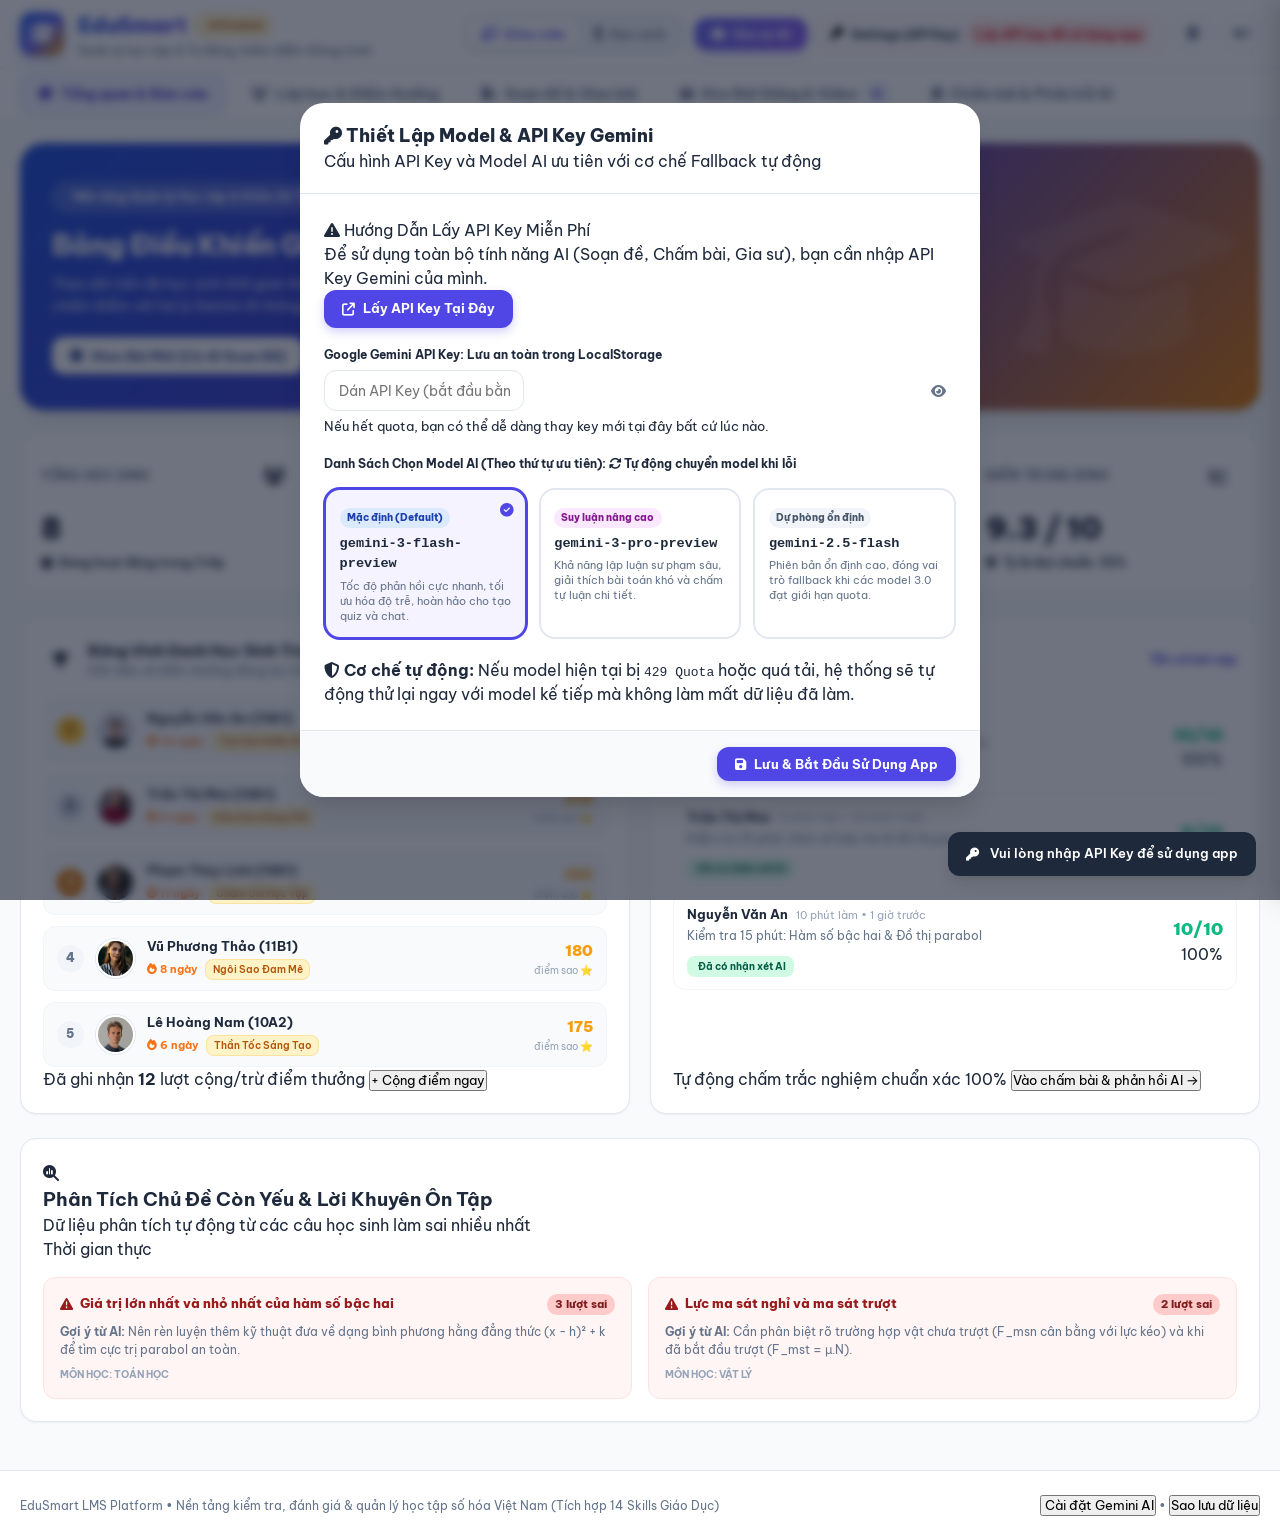
<file: index.html>
<!DOCTYPE html>
<html lang="vi">
<head>
  <meta charset="UTF-8">
  <meta name="viewport" content="width=device-width, initial-scale=1.0">
  <title>EduSmart - Nền Tảng Học Tập, Quản Lý Lớp & Chấm Điểm AI</title>
  <meta name="description" content="Nền tảng quản lý học tập thông minh tích hợp giao bài, làm bài trực tuyến, tự động chấm điểm với AI, quản lý điểm thưởng và phân tích tiến độ học sinh.">

  <!-- Google Fonts: Be Vietnam Pro & Inter -->
  <link rel="preconnect" href="https://fonts.googleapis.com">
  <link rel="preconnect" href="https://fonts.gstatic.com" crossorigin>
  <link href="https://fonts.googleapis.com/css2?family=Be+Vietnam+Pro:wght@400;500;600;700;800;900&family=Inter:wght@400;500;600;700&display=swap" rel="stylesheet">

  <!-- FontAwesome 6 Icons -->
  <link rel="stylesheet" href="./all.min.css">
  <link rel="stylesheet" href="https://cdnjs.cloudflare.com/ajax/libs/font-awesome/6.5.1/css/all.min.css" integrity="sha512-DTOQO9RWCH3ppGqcWaEA1BIZOC6xxalwEsw9c2QQeAIftl+Vegovlnee1c9QX4TctnWMn13TZye+giMm8e2LwA==" crossorigin="anonymous" referrerpolicy="no-referrer">

  <!-- App Stylesheet -->
  <link rel="stylesheet" href="./styles.css">
</head>
<body>

  <!-- App Header -->
  <header class="app-header">
    <div class="header-container">
      <div class="brand-section">
        <div class="brand-icon">
          <i class="fa-solid fa-graduation-cap"></i>
        </div>
        <div class="brand-info">
          <h1>
            EduSmart
            <span class="badge-ai"><i class="fa-solid fa-sparkles text-[10px]"></i> AI Powered</span>
          </h1>
          <p class="brand-tagline">Quản lý học tập & Tự động chấm điểm thông minh</p>
        </div>
      </div>

      <div class="header-actions">
        <!-- Role Switcher -->
        <div class="role-switcher" title="Chuyển góc nhìn Giáo viên / Học sinh">
          <button type="button" class="role-btn active" data-role="teacher">
            <i class="fa-solid fa-chalkboard-user"></i>
            <span>Giáo viên</span>
          </button>
          <button type="button" class="role-btn" data-role="student">
            <i class="fa-solid fa-user-graduate"></i>
            <span>Học sinh</span>
          </button>
        </div>

        <!-- AI Tutor Button -->
        <button type="button" class="btn-ai-tutor" id="btn-open-ai-tutor" title="Mở Trợ lý Gia sư AI">
          <i class="fa-solid fa-robot"></i>
          <span>Gia sư AI</span>
        </button>

        <!-- Settings (API Key) Button with Red Text Badge as required by AI_INSTRUCTIONS.md -->
        <button type="button" class="btn-api-key-header" id="btn-settings" title="Cài đặt Gemini AI Key & Chọn Model">
          <div class="api-key-btn-inner">
            <i class="fa-solid fa-key text-amber-500"></i>
            <span class="api-key-btn-text">Settings (API Key)</span>
            <span class="api-key-tag-red">Lấy API key để sử dụng app</span>
          </div>
        </button>

        <!-- Backup & Sound Controls -->
        <button type="button" class="btn-icon" id="btn-backup" title="Sao lưu & Phục hồi dữ liệu">
          <i class="fa-solid fa-database text-sm"></i>
        </button>

        <button type="button" class="btn-icon" id="btn-sound-toggle" title="Bật/Tắt âm thanh hiệu ứng">
          <i class="fa-solid fa-volume-high text-blue-600 text-sm"></i>
        </button>
      </div>
    </div>
  </header>

  <!-- Sub Navigation Bar (Only in Teacher Mode) -->
  <nav class="sub-nav">
    <div class="nav-container">
      <button type="button" class="nav-tab active" data-tab="overview">
        <i class="fa-solid fa-chart-pie"></i>
        <span>Tổng quan & Báo cáo</span>
      </button>
      <button type="button" class="nav-tab" data-tab="roster">
        <i class="fa-solid fa-users"></i>
        <span>Lớp học & Điểm thưởng</span>
      </button>
      <button type="button" class="nav-tab" data-tab="assignments">
        <i class="fa-solid fa-file-pen"></i>
        <span>Soạn đề & Giao bài</span>
      </button>
      <button type="button" class="nav-tab" data-tab="lessons">
        <i class="fa-solid fa-clapperboard"></i>
        <span>Kho Bài Giảng & Video</span>
        <span class="tab-badge">5</span>
      </button>
      <button type="button" class="nav-tab" data-tab="grading">
        <i class="fa-solid fa-clipboard-check"></i>
        <span>Chấm bài & Phản hồi AI</span>
      </button>
    </div>
  </nav>

  <!-- Main Content Area -->
  <main class="main-content">

    <!-- Global API Error Banner (AI_INSTRUCTIONS.md requirement 31) -->
    <div class="api-error-banner" id="global-api-error-banner">
      <div class="flex items-center justify-between">
        <div class="flex items-center gap-2">
          <i class="fa-solid fa-triangle-exclamation text-rose-600 text-lg"></i>
          <div>
            <strong>LỖI GỌI API GEMINI:</strong>
            <span id="api-error-message-text" class="font-mono ml-1"></span>
          </div>
        </div>
        <button type="button" class="btn-primary text-xs py-1 px-3 bg-rose-600 hover:bg-rose-700" onclick="app.openModal('modal-settings')">
          <i class="fa-solid fa-key mr-1"></i> Đổi API Key Khác
        </button>
      </div>
    </div>
    
    <!-- ==================== TEACHER VIEW CONTAINER ==================== -->
    <div class="teacher-view-container">

      <!-- TAB 1: OVERVIEW & REPORTS -->
      <section class="tab-panel active" id="tab-overview">
        <!-- Hero Banner -->
        <div class="hero-banner">
          <div class="hero-tag">
            <i class="fa-solid fa-sparkles text-amber-300"></i>
            <span>Nền tảng Quản lý Học tập & Khảo thí Thế hệ mới</span>
          </div>
          <h2 class="hero-title">Bảng Điều Khiển Giáo Viên EduSmart</h2>
          <p class="hero-desc">
            Theo dõi tiến độ học sinh thời gian thực, quản lý điểm thưởng động lực, giao bài và tự động chấm điểm với trợ lý Gemini AI thông minh.
          </p>
          <div class="hero-actions">
            <button type="button" class="btn-hero btn-hero-white" id="btn-quick-new-exam">
              <i class="fa-solid fa-plus-circle text-blue-600"></i>
              <span>Giao Bài Mới (Có AI Soạn Đề)</span>
            </button>
            <button type="button" class="btn-hero btn-hero-indigo" id="btn-quick-new-lesson">
              <i class="fa-solid fa-clapperboard"></i>
              <span>Đưa Bài Giảng / Video Lên</span>
            </button>
            <button type="button" class="btn-hero btn-hero-gold" id="btn-quick-stars">
              <i class="fa-solid fa-award"></i>
              <span>Cộng / Trừ Điểm Thưởng</span>
            </button>
          </div>
        </div>

        <!-- 4 KPI Metric Cards -->
        <div class="metrics-grid">
          <div class="metric-card">
            <div class="metric-header">
              <span class="metric-label">Tổng Học Sinh</span>
              <div class="metric-icon-box bg-blue-50 text-blue-600">
                <i class="fa-solid fa-users"></i>
              </div>
            </div>
            <div class="metric-value" id="kpi-total-students">8</div>
            <div class="metric-sub text-emerald-600">
              <i class="fa-solid fa-circle-check text-[10px]"></i>
              <span>Đang hoạt động trong 3 lớp</span>
            </div>
          </div>

          <div class="metric-card">
            <div class="metric-header">
              <span class="metric-label">Bài Đã Giao</span>
              <div class="metric-icon-box bg-indigo-50 text-indigo-600">
                <i class="fa-solid fa-file-lines"></i>
              </div>
            </div>
            <div class="metric-value" id="kpi-total-assignments">3</div>
            <div class="metric-sub text-blue-600">
              <i class="fa-solid fa-circle-play text-[10px]"></i>
              <span>Đang mở kiểm tra trực tuyến</span>
            </div>
          </div>

          <div class="metric-card">
            <div class="metric-header">
              <span class="metric-label">Lượt Nộp Bài</span>
              <div class="metric-icon-box bg-emerald-50 text-emerald-600">
                <i class="fa-solid fa-square-check"></i>
              </div>
            </div>
            <div class="metric-value" id="kpi-total-submissions">3</div>
            <div class="metric-sub text-emerald-600">
              <i class="fa-solid fa-bolt text-[10px]"></i>
              <span>100% tự động chấm tức thì</span>
            </div>
          </div>

          <div class="metric-card">
            <div class="metric-header">
              <span class="metric-label">Điểm Trung Bình</span>
              <div class="metric-icon-box bg-amber-50 text-amber-600">
                <i class="fa-solid fa-chart-line"></i>
              </div>
            </div>
            <div class="metric-value text-amber-600" id="kpi-avg-score">9.3 / 10</div>
            <div class="metric-sub text-amber-700">
              <i class="fa-solid fa-fire text-[10px]"></i>
              <span>Tỷ lệ đạt chuẩn: 92%</span>
            </div>
          </div>
        </div>

        <!-- 2-Column Analytics Grid -->
        <div class="dashboard-grid">
          <!-- Leaderboard Panel -->
          <div class="card-panel">
            <div>
              <div class="panel-header">
                <div class="panel-title-group">
                  <div class="panel-icon-box bg-amber-100 text-amber-600">
                    <i class="fa-solid fa-trophy"></i>
                  </div>
                  <div>
                    <h3 class="panel-title">Bảng Vinh Danh Học Sinh Tích Cực</h3>
                    <p class="panel-subtitle">Dẫn đầu về điểm thưởng động lực (Gamification)</p>
                  </div>
                </div>
                <button type="button" class="panel-link" onclick="app.switchTab('roster')">Xem tất cả</button>
              </div>

              <div class="leaderboard-list" id="leaderboard-container">
                <!-- Dynamically populated -->
              </div>
            </div>

            <div class="mt-4 pt-3 border-t border-slate-100 flex items-center justify-between text-xs text-slate-500">
              <span>Đã ghi nhận <strong>12</strong> lượt cộng/trừ điểm thưởng</span>
              <button type="button" class="text-amber-600 font-bold hover:underline" onclick="app.openAdjustStarModal()">+ Cộng điểm ngay</button>
            </div>
          </div>

          <!-- Recent Submissions Panel -->
          <div class="card-panel">
            <div>
              <div class="panel-header">
                <div class="panel-title-group">
                  <div class="panel-icon-box bg-blue-100 text-blue-600">
                    <i class="fa-solid fa-clipboard-check"></i>
                  </div>
                  <div>
                    <h3 class="panel-title">Bài Làm Nộp Gần Đây</h3>
                    <p class="panel-subtitle">Xem kết quả chi tiết & gửi phản hồi sư phạm</p>
                  </div>
                </div>
                <button type="button" class="panel-link" onclick="app.switchTab('grading')">Tất cả bài nộp</button>
              </div>

              <div class="space-y-2.5" id="recent-submissions-container">
                <!-- Dynamically populated -->
              </div>
            </div>

            <div class="mt-4 pt-3 border-t border-slate-100 flex items-center justify-between text-xs text-slate-500">
              <span>Tự động chấm trắc nghiệm chuẩn xác 100%</span>
              <button type="button" class="text-blue-600 font-bold hover:underline" onclick="app.switchTab('grading')">Vào chấm bài & phản hồi AI →</button>
            </div>
          </div>
        </div>

        <!-- Weakness Radar & Advice -->
        <div class="weakness-box">
          <div class="flex items-center justify-between">
            <div class="flex items-center gap-2">
              <div class="w-8 h-8 rounded-lg bg-rose-100 text-rose-600 flex items-center justify-center">
                <i class="fa-solid fa-magnifying-glass-chart text-sm"></i>
              </div>
              <div>
                <h3 class="text-sm font-bold text-slate-800">Phân Tích Chủ Đề Còn Yếu & Lời Khuyên Ôn Tập</h3>
                <p class="text-[11px] text-slate-500">Dữ liệu phân tích tự động từ các câu học sinh làm sai nhiều nhất</p>
              </div>
            </div>
            <span class="text-xs px-2.5 py-1 rounded-full bg-slate-100 font-semibold text-slate-600">Thời gian thực</span>
          </div>

          <div class="weakness-grid" id="weaknesses-container">
            <!-- Dynamically populated -->
          </div>
        </div>
      </section>

      <!-- TAB 2: ROSTER & GAMIFICATION -->
      <section class="tab-panel" id="tab-roster">
        <div class="roster-header-bar">
          <div>
            <h3 class="text-base font-extrabold text-slate-800">Danh Sách Học Sinh & Điểm Thưởng</h3>
            <p class="text-xs text-slate-500">Quản lý khen thưởng điểm sao (⭐), danh hiệu và mức độ chuyên cần</p>
          </div>
          <div class="class-filters">
            <button type="button" class="btn-filter active" data-class="all">Tất cả lớp (8)</button>
            <button type="button" class="btn-filter" data-class="10A1">Lớp 10A1</button>
            <button type="button" class="btn-filter" data-class="10A2">Lớp 10A2</button>
            <button type="button" class="btn-filter" data-class="11B1">Lớp 11B1</button>
          </div>
        </div>

        <div class="roster-cards-grid" id="roster-grid-container">
          <!-- Dynamically populated -->
        </div>
      </section>

      <!-- TAB 3: ASSIGNMENTS & AI EXAM CREATOR -->
      <section class="tab-panel" id="tab-assignments">
        <div class="section-header-row">
          <div>
            <h3 class="text-base font-extrabold text-slate-800">Quản Lý Đề Kiểm Tra & Bài Tập</h3>
            <p class="text-xs text-slate-500">Tạo đề thi trắc nghiệm, tự luận, xuất file in ấn chuẩn Word (.docx) và giao bài cho lớp</p>
          </div>
          <button type="button" class="btn-primary" onclick="app.openModal('modal-create-assignment')">
            <i class="fa-solid fa-wand-magic-sparkles"></i>
            <span>Soạn Đề Mới (Hỗ trợ AI)</span>
          </button>
        </div>

        <table class="assignments-table">
          <thead>
            <tr>
              <th>Tiêu Đề Đề Thi</th>
              <th>Môn Học</th>
              <th>Lớp Áp Dụng</th>
              <th>Hạn Nộp</th>
              <th>Lượt Nộp</th>
              <th>Thao Tác</th>
            </tr>
          </thead>
          <tbody id="assignments-table-body">
            <!-- Dynamically populated -->
          </tbody>
        </table>
      </section>

      <!-- TAB 4: LESSONS & VIDEOS -->
      <section class="tab-panel" id="tab-lessons">
        <div class="section-header-row">
          <div>
            <h3 class="text-base font-extrabold text-slate-800">Kho Bài Giảng & Video Tương Tác</h3>
            <p class="text-xs text-slate-500">Bài giảng số hóa, video minh họa và xuất đề cương Slide bài giảng PowerPoint (.pptx)</p>
          </div>
          <button type="button" class="btn-primary" onclick="app.openModal('modal-create-lesson')">
            <i class="fa-solid fa-plus-circle"></i>
            <span>Thêm Bài Giảng Mới</span>
          </button>
        </div>

        <div class="lessons-grid" id="lessons-grid-container">
          <!-- Dynamically populated -->
        </div>
      </section>

      <!-- TAB 5: GRADING & AI FEEDBACK -->
      <section class="tab-panel" id="tab-grading">
        <div class="section-header-row">
          <div>
            <h3 class="text-base font-extrabold text-slate-800">Chấm Bài & Phản Hồi Sư Phạm AI</h3>
            <p class="text-xs text-slate-500">Hệ thống AI tự động phân tích câu đúng/sai, sinh lời nhận xét khích lệ và chỉ ra hướng cải thiện</p>
          </div>
        </div>

        <table class="assignments-table">
          <thead>
            <tr>
              <th>Học Sinh</th>
              <th>Tên Bài Kiểm Tra</th>
              <th>Điểm Số</th>
              <th>Nhận Xét Sư Phạm AI</th>
              <th>Thao Tác</th>
            </tr>
          </thead>
          <tbody id="grading-table-body">
            <!-- Dynamically populated -->
          </tbody>
        </table>
      </section>

    </div>

    <!-- ==================== STUDENT VIEW CONTAINER ==================== -->
    <div class="student-view-container">
      <!-- Student Banner -->
      <div class="student-hero-banner">
        <div class="student-profile-badge">
          <img src="./photo-1535713875002-d1d0cf377fde" alt="Student Profile" class="student-profile-pic" id="student-profile-img">
          <div>
            <div class="flex items-center gap-2">
              <h2 class="text-xl font-black text-white" id="student-profile-name">Nguyễn Văn An</h2>
              <span class="px-2 py-0.5 rounded-full text-xs font-bold bg-amber-400 text-amber-950">Học sinh</span>
            </div>
            <p class="text-xs text-indigo-100 mt-1" id="student-profile-class">Lớp 10A1 • Thợ Săn Điểm 10</p>
          </div>
        </div>

        <div class="flex items-center gap-6">
          <div class="text-center">
            <div class="text-2xl font-black text-amber-300" id="student-profile-stars">245</div>
            <span class="text-xs text-indigo-200">Điểm sao ⭐</span>
          </div>
          <div class="text-center">
            <div class="text-2xl font-black text-white" id="student-profile-streak">14 ngày</div>
            <span class="text-xs text-indigo-200">Chuỗi học tập 🔥</span>
          </div>
          <div>
            <label class="text-[11px] text-indigo-200 block mb-1">Mô phỏng học sinh:</label>
            <select class="form-select text-xs py-1 px-2" id="select-current-student">
              <!-- Dynamically populated -->
            </select>
          </div>
        </div>
      </div>

      <!-- Student Content Header -->
      <div class="section-header-row">
        <div>
          <h3 class="text-base font-extrabold text-slate-800">Bài Tập & Kiểm Tra Cần Hoàn Thành</h3>
          <p class="text-xs text-slate-500">Làm bài trực tuyến, nhận điểm số và nhận xét từ AI ngay sau khi nộp</p>
        </div>
      </div>

      <!-- Student Quiz Cards -->
      <div class="roster-cards-grid" id="student-quiz-list">
        <!-- Dynamically populated -->
      </div>
    </div>

  </main>

  <!-- App Footer -->
  <footer class="app-footer">
    <div class="footer-container">
      <div class="flex items-center space-x-2">
        <span class="font-bold text-slate-700">EduSmart LMS Platform</span>
        <span>•</span>
        <span>Nền tảng kiểm tra, đánh giá & quản lý học tập số hóa Việt Nam (Tích hợp 14 Skills Giáo Dục)</span>
      </div>
      <div class="flex items-center space-x-4">
        <button type="button" class="text-blue-600 hover:underline flex items-center space-x-1" onclick="app.openModal('modal-settings')">
          <i class="fa-solid fa-sparkles text-[10px]"></i>
          <span>Cài đặt Gemini AI</span>
        </button>
        <span>•</span>
        <button type="button" class="text-slate-600 hover:underline" onclick="app.openModal('modal-backup')">
          Sao lưu dữ liệu
        </button>
      </div>
    </div>
  </footer>

  <!-- ==================== MODALS & DRAWERS ==================== -->

  <!-- Modal: Adjust Stars (Gamification) -->
  <div class="modal-overlay" id="modal-adjust-stars">
    <div class="modal-card">
      <div class="modal-header">
        <h3 class="modal-title"><i class="fa-solid fa-award text-amber-500 mr-2"></i> Cộng / Trừ Điểm Thưởng Sao</h3>
        <button type="button" class="modal-close-btn" data-close-modal="modal-adjust-stars">&times;</button>
      </div>
      <form id="form-adjust-star">
        <div class="modal-body">
          <div class="form-group">
            <label class="form-label">Chọn học sinh:</label>
            <select class="form-select" id="star-student-select" required></select>
          </div>
          <div class="form-group">
            <label class="form-label">Số điểm sao thưởng (+/-):</label>
            <input type="number" class="form-input" id="star-amount-input" value="10" required>
            <small class="text-xs text-slate-500">Nhập số dương để cộng (VD: 10), số âm để trừ (VD: -5).</small>
          </div>
          <div class="form-group">
            <label class="form-label">Lý do sư phạm / Khen thưởng:</label>
            <input type="text" class="form-input" id="star-reason-input" placeholder="VD: Phát biểu bài xuất sắc, làm bài đúng giờ...">
          </div>
        </div>
        <div class="modal-footer">
          <button type="button" class="btn-secondary" data-close-modal="modal-adjust-stars">Hủy</button>
          <button type="submit" class="btn-primary">Xác Nhận</button>
        </div>
      </form>
    </div>
  </div>

  <!-- Modal: Create Assignment with AI -->
  <div class="modal-overlay" id="modal-create-assignment">
    <div class="modal-card">
      <div class="modal-header">
        <h3 class="modal-title"><i class="fa-solid fa-wand-magic-sparkles text-indigo-600 mr-2"></i> Soạn Đề Kiểm Tra & Bài Tập</h3>
        <button type="button" class="modal-close-btn" data-close-modal="modal-create-assignment">&times;</button>
      </div>
      <form id="form-create-assignment">
        <div class="modal-body">
          <div class="form-group">
            <label class="form-label">Tên bài kiểm tra:</label>
            <input type="text" class="form-input" id="asn-title-input" required placeholder="VD: Khảo sát 15 phút: Đại số chương 2">
          </div>
          <div class="grid grid-cols-2 gap-3" style="display: grid; grid-template-columns: 1fr 1fr;">
            <div class="form-group">
              <label class="form-label">Môn học:</label>
              <select class="form-select" id="asn-subject-select">
                <option value="Toán học">Toán học</option>
                <option value="Vật lý">Vật lý</option>
                <option value="Tiếng Anh">Tiếng Anh</option>
                <option value="Hóa học">Hóa học</option>
                <option value="Tin học">Tin học</option>
              </select>
            </div>
            <div class="form-group">
              <label class="form-label">Lớp áp dụng:</label>
              <select class="form-select" id="asn-class-select">
                <option value="10A1">Lớp 10A1</option>
                <option value="10A2">Lớp 10A2</option>
                <option value="11B1">Lớp 11B1</option>
              </select>
            </div>
          </div>
          <div class="grid grid-cols-2 gap-3" style="display: grid; grid-template-columns: 1fr 1fr;">
            <div class="form-group">
              <label class="form-label">Thời gian làm (phút):</label>
              <input type="number" class="form-input" id="asn-duration-input" value="15" min="5" max="90">
            </div>
            <div class="form-group">
              <label class="form-label">Hạn nộp bài:</label>
              <input type="date" class="form-input" id="asn-due-date" value="2026-11-05">
            </div>
          </div>

          <!-- AI Generator Box -->
          <div class="p-4 bg-indigo-50 border border-indigo-200 rounded-xl">
            <div class="flex items-center justify-between mb-2">
              <span class="text-xs font-bold text-indigo-900 flex items-center gap-1.5">
                <i class="fa-solid fa-sparkles text-amber-500"></i> AI Soạn Đề Tự Động
              </span>
              <button type="button" class="btn-primary text-xs py-1 px-3" id="btn-ai-generate-exam">
                <i class="fa-solid fa-bolt"></i> Sinh Đề Bằng AI
              </button>
            </div>
            <input type="text" class="form-input text-xs" id="ai-exam-topic" placeholder="Nhập chủ đề kiến thức (VD: Khảo sát hàm số bậc hai parabol, thì hiện tại hoàn thành...)">
            <div id="ai-gen-status" class="mt-2 text-xs text-indigo-800" style="display: none;"></div>
          </div>
        </div>
        <div class="modal-footer">
          <button type="button" class="btn-secondary" data-close-modal="modal-create-assignment">Đóng</button>
          <button type="submit" class="btn-primary">Lưu & Giao Bài</button>
        </div>
      </form>
    </div>
  </div>

  <!-- Modal: Take Quiz (Student) -->
  <div class="modal-overlay" id="modal-take-quiz">
    <div class="modal-card" style="max-width: 700px;">
      <div class="modal-header">
        <div>
          <h3 class="modal-title" id="quiz-modal-title">Làm Bài Kiểm Tra</h3>
          <span class="text-xs text-slate-500">Trả lời các câu hỏi và bấm Nộp bài</span>
        </div>
        <div class="text-right">
          <span class="text-xs text-slate-400 block">Thời gian còn lại</span>
          <span class="text-lg font-black text-primary-600" id="quiz-countdown-timer">15:00</span>
        </div>
      </div>
      <div class="modal-body" id="quiz-questions-body">
        <!-- Dynamically populated -->
      </div>
      <div class="modal-footer">
        <button type="button" class="btn-secondary" data-close-modal="modal-take-quiz">Hủy Bỏ</button>
        <button type="button" class="btn-primary" onclick="app.submitStudentQuiz()">
          <i class="fa-solid fa-paper-plane mr-1"></i> Nộp Bài Kiểm Tra
        </button>
      </div>
    </div>
  </div>

  <!-- Modal: Submission Detail -->
  <div class="modal-overlay" id="modal-submission-detail">
    <div class="modal-card">
      <div class="modal-header">
        <div>
          <h3 class="modal-title" id="sub-detail-student">Chi Tiết Bài Nộp</h3>
          <span class="text-xs text-slate-500" id="sub-detail-title"></span>
        </div>
        <button type="button" class="modal-close-btn" data-close-modal="modal-submission-detail">&times;</button>
      </div>
      <div class="modal-body">
        <div class="p-4 bg-emerald-50 border border-emerald-200 rounded-xl flex items-center justify-between">
          <div>
            <span class="text-xs font-semibold text-emerald-800">Kết quả đánh giá:</span>
            <div class="text-2xl font-black text-emerald-600" id="sub-detail-score">10/10 điểm</div>
          </div>
          <div class="w-12 h-12 rounded-full bg-emerald-100 text-emerald-600 flex items-center justify-center text-xl">
            <i class="fa-solid fa-check-double"></i>
          </div>
        </div>

        <div class="p-4 bg-slate-50 border border-slate-200 rounded-xl">
          <h4 class="text-xs font-bold uppercase tracking-wider text-slate-500 mb-2">Nhận Xét Sư Phạm Từ Gemini AI</h4>
          <p class="text-xs text-slate-700 leading-relaxed italic" id="sub-detail-ai-feedback"></p>
        </div>
      </div>
      <div class="modal-footer">
        <button type="button" class="btn-primary" data-close-modal="modal-submission-detail">Đã Xem</button>
      </div>
    </div>
  </div>

  <!-- Modal: Video Lesson Player -->
  <div class="modal-overlay" id="modal-video-lesson">
    <div class="modal-card" style="max-width: 800px;">
      <div class="modal-header">
        <h3 class="modal-title" id="video-modal-title">Xem Bài Giảng</h3>
        <button type="button" class="modal-close-btn" data-close-modal="modal-video-lesson">&times;</button>
      </div>
      <div class="modal-body">
        <div style="position: relative; padding-bottom: 56.25%; height: 0; overflow: hidden; border-radius: 12px; background: #000;">
          <iframe id="lesson-video-iframe" style="position: absolute; top:0; left: 0; width: 100%; height: 100%; border: 0;" src="" allow="accelerometer; autoplay; clipboard-write; encrypted-media; gyroscope; picture-in-picture" allowfullscreen></iframe>
        </div>
        <p class="text-xs text-slate-600 mt-2" id="video-modal-desc"></p>
      </div>
      <div class="modal-footer">
        <button type="button" class="btn-primary" data-close-modal="modal-video-lesson">Đóng</button>
      </div>
    </div>
  </div>

  <!-- Modal: Settings (Model & API Key) -->
  <div class="modal-overlay" id="modal-settings">
    <div class="modal-card" style="max-width: 680px;">
      <div class="modal-header">
        <div>
          <h3 class="modal-title"><i class="fa-solid fa-key text-amber-500 mr-2"></i> Thiết Lập Model & API Key Gemini</h3>
          <span class="text-xs text-slate-500">Cấu hình API Key và Model AI ưu tiên với cơ chế Fallback tự động</span>
        </div>
        <button type="button" class="modal-close-btn" data-close-modal="modal-settings" id="btn-close-settings-modal">&times;</button>
      </div>
      <form id="form-settings">
        <div class="modal-body">
          <!-- Step 1: Guide to get API Key -->
          <div class="p-3.5 bg-rose-50 border border-rose-200 rounded-xl">
            <div class="flex items-start justify-between gap-3">
              <div>
                <span class="text-xs font-black text-rose-700 uppercase tracking-wide flex items-center gap-1.5">
                  <i class="fa-solid fa-triangle-exclamation text-rose-600"></i> Hướng Dẫn Lấy API Key Miễn Phí
                </span>
                <p class="text-xs text-slate-700 mt-1 leading-relaxed">
                  Để sử dụng toàn bộ tính năng AI (Soạn đề, Chấm bài, Gia sư), bạn cần nhập API Key Gemini của mình.
                </p>
              </div>
              <a href="https://aistudio.google.com/api-keys" target="_blank" rel="noopener noreferrer" class="btn-primary text-xs whitespace-nowrap bg-rose-600 hover:bg-rose-700 shadow-sm py-2 px-3">
                <i class="fa-solid fa-arrow-up-right-from-square mr-1"></i> Lấy API Key Tại Đây
              </a>
            </div>
          </div>

          <!-- Step 2: Input API Key -->
          <div class="form-group">
            <label class="form-label flex items-center justify-between">
              <span>Google Gemini API Key:</span>
              <span class="text-[11px] text-slate-400">Lưu an toàn trong LocalStorage</span>
            </label>
            <div style="position: relative;">
              <input type="password" class="form-input w-full pr-10" id="settings-gemini-key" placeholder="Dán API Key (bắt đầu bằng AIzaSy...) vào đây" required>
              <button type="button" id="btn-toggle-key-visibility" style="position: absolute; right: 10px; top: 50%; transform: translateY(-50%); background: none; border: none; cursor: pointer; color: var(--text-muted);">
                <i class="fa-solid fa-eye text-sm"></i>
              </button>
            </div>
            <small class="text-xs text-slate-500">Nếu hết quota, bạn có thể dễ dàng thay key mới tại đây bất cứ lúc nào.</small>
          </div>

          <!-- Step 3: Model Selection Cards (Order specified in AI_INSTRUCTIONS.md) -->
          <div class="form-group">
            <label class="form-label flex items-center justify-between">
              <span>Danh Sách Chọn Model AI (Theo thứ tự ưu tiên):</span>
              <span class="text-[11px] text-primary-600 font-semibold"><i class="fa-solid fa-rotate mr-1"></i> Tự động chuyển model khi lỗi</span>
            </label>
            
            <div class="model-cards-grid">
              <!-- Card 1: gemini-3-flash-preview (Default) -->
              <div class="model-card-item selected" data-model="gemini-3-flash-preview" onclick="app.selectModel('gemini-3-flash-preview')">
                <div>
                  <span class="model-card-badge badge-default">Mặc định (Default)</span>
                  <div class="model-card-name">gemini-3-flash-preview</div>
                  <p class="model-card-desc">Tốc độ phản hồi cực nhanh, tối ưu hóa độ trễ, hoàn hảo cho tạo quiz và chat.</p>
                </div>
                <div class="model-card-check"><i class="fa-solid fa-circle-check"></i></div>
              </div>

              <!-- Card 2: gemini-3-pro-preview -->
              <div class="model-card-item" data-model="gemini-3-pro-preview" onclick="app.selectModel('gemini-3-pro-preview')">
                <div>
                  <span class="model-card-badge badge-pro">Suy luận nâng cao</span>
                  <div class="model-card-name">gemini-3-pro-preview</div>
                  <p class="model-card-desc">Khả năng lập luận sư phạm sâu, giải thích bài toán khó và chấm tự luận chi tiết.</p>
                </div>
                <div class="model-card-check"><i class="fa-solid fa-circle-check"></i></div>
              </div>

              <!-- Card 3: gemini-2.5-flash -->
              <div class="model-card-item" data-model="gemini-2.5-flash" onclick="app.selectModel('gemini-2.5-flash')">
                <div>
                  <span class="model-card-badge badge-fallback">Dự phòng ổn định</span>
                  <div class="model-card-name">gemini-2.5-flash</div>
                  <p class="model-card-desc">Phiên bản ổn định cao, đóng vai trò fallback khi các model 3.0 đạt giới hạn quota.</p>
                </div>
                <div class="model-card-check"><i class="fa-solid fa-circle-check"></i></div>
              </div>
            </div>
          </div>

          <!-- Fallback Strategy Notice -->
          <div class="p-3 bg-slate-50 border border-slate-200 rounded-xl text-xs text-slate-600 flex items-center gap-2">
            <i class="fa-solid fa-shield-halved text-primary-600 text-sm"></i>
            <span><strong>Cơ chế tự động:</strong> Nếu model hiện tại bị <code>429 Quota</code> hoặc quá tải, hệ thống sẽ tự động thử lại ngay với model kế tiếp mà không làm mất dữ liệu đã làm.</span>
          </div>

        </div>
        <div class="modal-footer">
          <button type="submit" class="btn-primary w-full py-2.5 justify-center">
            <i class="fa-solid fa-floppy-disk mr-1"></i> Lưu & Bắt Đầu Sử Dụng App
          </button>
        </div>
      </form>
    </div>
  </div>

  <!-- Modal: Backup & Restore -->
  <div class="modal-overlay" id="modal-backup">
    <div class="modal-card">
      <div class="modal-header">
        <h3 class="modal-title"><i class="fa-solid fa-database text-blue-600 mr-2"></i> Sao Lưu & Phục Hồi Dữ Liệu</h3>
        <button type="button" class="modal-close-btn" data-close-modal="modal-backup">&times;</button>
      </div>
      <div class="modal-body">
        <div class="p-4 bg-slate-50 border border-slate-200 rounded-xl space-y-3">
          <h4 class="text-xs font-bold text-slate-800 uppercase">Xuất Bản Sao Lưu (Backup JSON)</h4>
          <p class="text-xs text-slate-500">Tải về toàn bộ danh sách lớp, học sinh, điểm sao, đề thi và bài làm ra file .json.</p>
          <button type="button" class="btn-primary text-xs" id="btn-export-backup">
            <i class="fa-solid fa-download mr-1"></i> Xuất File Sao Lưu Ngay
          </button>
        </div>

        <div class="p-4 bg-slate-50 border border-slate-200 rounded-xl space-y-3">
          <h4 class="text-xs font-bold text-slate-800 uppercase">Khôi Phục Từ File Sao Lưu</h4>
          <input type="file" id="file-import-backup" accept=".json" class="text-xs text-slate-600">
        </div>

        <div class="p-4 bg-rose-50 border border-rose-200 rounded-xl space-y-2">
          <h4 class="text-xs font-bold text-rose-800 uppercase">Khôi Phục Dữ Liệu Gốc</h4>
          <p class="text-xs text-rose-600">Xóa các chỉnh sửa tạm và đặt lại dữ liệu mẫu sư phạm ban đầu.</p>
          <button type="button" class="btn-secondary text-xs text-rose-700 border-rose-200 hover:bg-rose-100" id="btn-reset-demo-data">
            <i class="fa-solid fa-rotate-left mr-1"></i> Khôi Phục Dữ Liệu Mẫu
          </button>
        </div>
      </div>
      <div class="modal-footer">
        <button type="button" class="btn-secondary" data-close-modal="modal-backup">Đóng</button>
      </div>
    </div>
  </div>

  <!-- AI Tutor Drawer -->
  <aside class="ai-tutor-drawer" id="ai-tutor-drawer">
    <div class="drawer-header">
      <div class="flex items-center gap-2">
        <div class="w-8 h-8 rounded-lg bg-white/20 flex items-center justify-center">
          <i class="fa-solid fa-robot text-sm"></i>
        </div>
        <div>
          <h3 class="text-sm font-bold">Gia Sư AI EduSmart</h3>
          <p class="text-[10px] text-indigo-100">Cố vấn giải đáp học tập 24/7</p>
        </div>
      </div>
      <button type="button" class="text-white hover:text-slate-200 text-lg" id="btn-close-ai-tutor">&times;</button>
    </div>

    <div class="chat-history" id="ai-chat-history">
      <div class="chat-message bot">
        <div class="chat-avatar bg-indigo-500 text-white"><i class="fa-solid fa-robot"></i></div>
        <div class="chat-bubble">
          Xin chào! Thầy là <strong>Gia sư AI EduSmart</strong>. Em đang gặp khó khăn ở bài tập môn nào (Toán, Lý, Tiếng Anh...)? Hãy hỏi thầy nhé!
        </div>
      </div>
    </div>

    <!-- Quick Prompt Chips -->
    <div class="chat-chips-row">
      <button type="button" class="chat-chip">Trục đối xứng parabol là gì?</button>
      <button type="button" class="chat-chip">Phân biệt thì Hiện tại hoàn thành</button>
      <button type="button" class="chat-chip">Công thức lực ma sát trượt</button>
      <button type="button" class="chat-chip">Cách tính GTLN của hàm số</button>
    </div>

    <div class="chat-input-row">
      <input type="text" class="form-input flex-1 text-xs" id="ai-chat-input" placeholder="Hỏi gia sư AI về bài tập...">
      <button type="button" class="btn-primary py-2 px-3 text-xs" id="ai-chat-send-btn">
        <i class="fa-solid fa-paper-plane"></i>
      </button>
    </div>
  </aside>

  <!-- Toast Notification Container -->
  <div class="toast-container" id="toast-container"></div>

  <!-- App Script -->
  <script src="./app.js"></script>
</body>
</html>
</file>
<file: styles.css>
/* ==========================================================================
   EDUSMART LMS & AI GRADING PLATFORM - DESIGN SYSTEM & STYLES
   Adhering to Antigravity frontend-design & educational aesthetics
   ========================================================================== */

:root {
  /* Brand Palette - Deep Navy, Indigo, Royal Blue, Amber Gold, Emerald Success */
  --primary-50: #eef2ff;
  --primary-100: #e0e7ff;
  --primary-200: #c7d2fe;
  --primary-300: #a5b4fc;
  --primary-400: #818cf8;
  --primary-500: #6366f1;
  --primary-600: #4f46e5;
  --primary-700: #4338ca;
  --primary-800: #3730a3;
  --primary-900: #312e81;

  --accent-gold: #f59e0b;
  --accent-gold-light: #fef3c7;
  --accent-gold-dark: #b45309;

  --success: #10b981;
  --success-light: #d1fae5;
  --success-dark: #065f46;

  --warning: #f97316;
  --warning-light: #ffedd5;

  --danger: #ef4444;
  --danger-light: #fee2e2;

  --bg-main: #f8fafc;
  --bg-card: #ffffff;
  --bg-card-hover: #ffffff;
  --border-color: #e2e8f0;
  --border-focus: #6366f1;

  --text-main: #1e293b;
  --text-muted: #64748b;
  --text-light: #94a3b8;

  --shadow-xs: 0 1px 2px rgba(0, 0, 0, 0.05);
  --shadow-sm: 0 1px 3px rgba(0, 0, 0, 0.1), 0 1px 2px rgba(0, 0, 0, 0.06);
  --shadow-md: 0 4px 6px -1px rgba(0, 0, 0, 0.1), 0 2px 4px -1px rgba(0, 0, 0, 0.06);
  --shadow-lg: 0 10px 15px -3px rgba(0, 0, 0, 0.1), 0 4px 6px -2px rgba(0, 0, 0, 0.05);
  --shadow-xl: 0 20px 25px -5px rgba(0, 0, 0, 0.1), 0 10px 10px -5px rgba(0, 0, 0, 0.04);
  --shadow-glow: 0 0 20px rgba(99, 102, 241, 0.25);

  --radius-sm: 8px;
  --radius-md: 12px;
  --radius-lg: 16px;
  --radius-xl: 24px;
  --radius-full: 9999px;

  --transition-fast: 0.15s ease;
  --transition-normal: 0.25s cubic-bezier(0.4, 0, 0.2, 1);
  --transition-spring: 0.4s cubic-bezier(0.175, 0.885, 0.32, 1.275);
}

/* Base & Reset */
*, *::before, *::after {
  box-sizing: border-box;
  margin: 0;
  padding: 0;
}

body {
  font-family: 'Be Vietnam Pro', 'Inter', -apple-system, BlinkMacSystemFont, "Segoe UI", Roboto, sans-serif;
  background-color: var(--bg-main);
  color: var(--text-main);
  line-height: 1.5;
  -webkit-font-smoothing: antialiased;
  min-height: 100vh;
  display: flex;
  flex-direction: column;
}

button, input, select, textarea {
  font-family: inherit;
}

a {
  color: inherit;
  text-decoration: none;
}

/* Header & Navigation Bar */
.app-header {
  position: sticky;
  top: 0;
  z-index: 50;
  background: rgba(255, 255, 255, 0.95);
  backdrop-filter: blur(12px);
  border-bottom: 1px solid var(--border-color);
  box-shadow: var(--shadow-xs);
}

.header-container {
  max-width: 1320px;
  margin: 0 auto;
  padding: 0 1.25rem;
  height: 4.25rem;
  display: flex;
  align-items: center;
  justify-content: space-between;
}

.brand-section {
  display: flex;
  align-items: center;
  gap: 0.85rem;
}

.brand-icon {
  width: 2.75rem;
  height: 2.75rem;
  border-radius: var(--radius-md);
  background: linear-gradient(135deg, #2563eb, #6366f1, #f59e0b);
  display: flex;
  align-items: center;
  justify-content: center;
  color: white;
  font-size: 1.35rem;
  box-shadow: 0 4px 12px rgba(37, 99, 235, 0.3);
  transition: transform var(--transition-spring);
}

.brand-icon:hover {
  transform: rotate(-8deg) scale(1.08);
}

.brand-info h1 {
  font-size: 1.35rem;
  font-weight: 800;
  letter-spacing: -0.02em;
  background: linear-gradient(120deg, #1d4ed8, #4f46e5, #d97706);
  -webkit-background-clip: text;
  -webkit-text-fill-color: transparent;
  display: inline-flex;
  align-items: center;
  gap: 0.5rem;
}

.badge-ai {
  font-size: 0.65rem;
  font-weight: 700;
  padding: 0.2rem 0.55rem;
  background: var(--accent-gold-light);
  color: var(--accent-gold-dark);
  border: 1px solid rgba(245, 158, 11, 0.3);
  border-radius: var(--radius-full);
  display: inline-flex;
  align-items: center;
  gap: 0.25rem;
  vertical-align: middle;
  -webkit-text-fill-color: var(--accent-gold-dark);
}

.brand-tagline {
  font-size: 0.72rem;
  color: var(--text-muted);
  font-weight: 500;
}

/* Header Actions */
.header-actions {
  display: flex;
  align-items: center;
  gap: 0.65rem;
}

/* Role Switcher */
.role-switcher {
  display: flex;
  background: #f1f5f9;
  padding: 0.25rem;
  border-radius: var(--radius-lg);
  border: 1px solid var(--border-color);
}

.role-btn {
  border: none;
  background: transparent;
  padding: 0.45rem 0.85rem;
  border-radius: var(--radius-md);
  font-size: 0.8rem;
  font-weight: 600;
  color: var(--text-muted);
  cursor: pointer;
  display: flex;
  align-items: center;
  gap: 0.4rem;
  transition: all var(--transition-fast);
}

.role-btn.active {
  background: #ffffff;
  color: var(--primary-600);
  box-shadow: var(--shadow-sm);
}

.role-btn:hover:not(.active) {
  color: var(--text-main);
}

/* Header Buttons & API Key Settings */
.btn-api-key-header {
  background: #ffffff;
  border: 1.5px solid #fecaca;
  padding: 0.35rem 0.75rem;
  border-radius: var(--radius-md);
  cursor: pointer;
  display: flex;
  align-items: center;
  transition: all var(--transition-normal);
  box-shadow: var(--shadow-xs);
}

.btn-api-key-header:hover {
  border-color: #ef4444;
  background: #fff5f5;
  box-shadow: 0 2px 8px rgba(239, 68, 68, 0.15);
}

.api-key-btn-inner {
  display: flex;
  align-items: center;
  gap: 0.5rem;
}

.api-key-btn-text {
  font-size: 0.78rem;
  font-weight: 700;
  color: var(--text-main);
}

.api-key-tag-red {
  font-size: 0.72rem;
  font-weight: 800;
  color: #dc2626;
  background: #fee2e2;
  padding: 0.15rem 0.5rem;
  border-radius: var(--radius-full);
  border: 1px solid rgba(220, 38, 38, 0.25);
  animation: pulseTag 2s infinite ease-in-out;
}

@keyframes pulseTag {
  0%, 100% { opacity: 1; transform: scale(1); }
  50% { opacity: 0.85; transform: scale(1.02); }
}

.btn-ai-tutor {
  background: linear-gradient(135deg, #6366f1, #8b5cf6);
  color: white;
  border: none;
  padding: 0.5rem 0.95rem;
  border-radius: var(--radius-md);
  font-size: 0.82rem;
  font-weight: 700;
  display: flex;
  align-items: center;
  gap: 0.45rem;
  cursor: pointer;
  box-shadow: 0 4px 10px rgba(99, 102, 241, 0.3);
  transition: all var(--transition-normal);
}

.btn-ai-tutor:hover {
  transform: translateY(-2px);
  box-shadow: 0 6px 14px rgba(99, 102, 241, 0.4);
}

.btn-icon {
  width: 2.35rem;
  height: 2.35rem;
  border-radius: var(--radius-md);
  border: 1px solid var(--border-color);
  background: #ffffff;
  color: var(--text-muted);
  display: flex;
  align-items: center;
  justify-content: center;
  cursor: pointer;
  position: relative;
  transition: all var(--transition-fast);
}

.btn-icon:hover {
  background: #f8fafc;
  color: var(--primary-600);
  border-color: var(--primary-200);
}

.indicator-dot {
  position: absolute;
  top: -2px;
  right: -2px;
  width: 9px;
  height: 9px;
  border-radius: 50%;
  background: var(--accent-gold);
  border: 2px solid white;
}

/* Model Selection Cards in Settings Modal */
.model-cards-grid {
  display: grid;
  grid-template-columns: repeat(auto-fit, minmax(180px, 1fr));
  gap: 0.75rem;
  margin-top: 0.5rem;
}

.model-card-item {
  border: 2px solid var(--border-color);
  background: #ffffff;
  border-radius: var(--radius-lg);
  padding: 0.85rem;
  cursor: pointer;
  transition: all var(--transition-fast);
  position: relative;
  display: flex;
  flex-direction: column;
  justify-content: space-between;
}

.model-card-item:hover {
  border-color: var(--primary-300);
  background: #faf5ff;
}

.model-card-item.selected {
  border-color: var(--primary-600);
  background: #f5f3ff;
  box-shadow: 0 0 0 1px var(--primary-600);
}

.model-card-badge {
  font-size: 0.65rem;
  font-weight: 800;
  padding: 0.15rem 0.45rem;
  border-radius: var(--radius-full);
  display: inline-block;
  margin-bottom: 0.35rem;
}

.badge-default {
  background: #dbeafe;
  color: #1e40af;
}

.badge-pro {
  background: #fae8ff;
  color: #86198f;
}

.badge-fallback {
  background: #f1f5f9;
  color: #475569;
}

.model-card-name {
  font-size: 0.85rem;
  font-weight: 800;
  color: var(--text-main);
  font-family: monospace;
}

.model-card-desc {
  font-size: 0.7rem;
  color: var(--text-muted);
  margin-top: 0.25rem;
  line-height: 1.35;
}

.model-card-check {
  position: absolute;
  top: 0.65rem;
  right: 0.65rem;
  color: var(--primary-600);
  font-size: 0.85rem;
  display: none;
}

.model-card-item.selected .model-card-check {
  display: block;
}

/* Error Banner & Stopped Due To Error States */
.api-error-banner {
  background: #fee2e2;
  border: 1.5px solid #ef4444;
  border-radius: var(--radius-md);
  padding: 0.85rem 1rem;
  color: #991b1b;
  font-size: 0.82rem;
  margin-bottom: 1rem;
  display: none;
  animation: fadeIn 0.3s ease;
}

.api-error-banner.active {
  display: block;
}

.status-stopped-error {
  display: inline-flex;
  align-items: center;
  gap: 0.35rem;
  padding: 0.25rem 0.65rem;
  border-radius: var(--radius-full);
  background: #fee2e2;
  color: #991b1b;
  font-size: 0.72rem;
  font-weight: 800;
  border: 1px solid #fca5a5;
}

.progress-bar-container {
  width: 100%;
  height: 8px;
  background: #e2e8f0;
  border-radius: var(--radius-full);
  overflow: hidden;
  margin-top: 0.5rem;
}

.progress-bar-fill {
  height: 100%;
  width: 0%;
  background: var(--primary-600);
  transition: width 0.3s ease;
}

.progress-bar-fill.success {
  background: var(--success);
}

.progress-bar-fill.error {
  background: var(--danger);
}


/* Sub-Nav Bar (Tabs) */
.sub-nav {
  background: #ffffff;
  border-bottom: 1px solid var(--border-color);
}

.nav-container {
  max-width: 1320px;
  margin: 0 auto;
  padding: 0.35rem 1.25rem;
  display: flex;
  gap: 0.5rem;
  overflow-x: auto;
  scrollbar-width: none;
}

.nav-container::-webkit-scrollbar {
  display: none;
}

.nav-tab {
  border: none;
  background: transparent;
  padding: 0.6rem 1.1rem;
  border-radius: var(--radius-md);
  font-size: 0.85rem;
  font-weight: 700;
  color: var(--text-muted);
  cursor: pointer;
  display: flex;
  align-items: center;
  gap: 0.5rem;
  white-space: nowrap;
  transition: all var(--transition-fast);
}

.nav-tab:hover {
  background: #f8fafc;
  color: var(--text-main);
}

.nav-tab.active {
  background: var(--primary-50);
  color: var(--primary-700);
  box-shadow: 0 0 0 1px var(--primary-200);
}

.tab-badge {
  background: var(--primary-100);
  color: var(--primary-700);
  font-size: 0.68rem;
  font-weight: 800;
  padding: 0.15rem 0.45rem;
  border-radius: var(--radius-sm);
}

/* Main Layout */
.main-content {
  flex: 1;
  max-width: 1320px;
  width: 100%;
  margin: 0 auto;
  padding: 1.5rem 1.25rem 3rem;
}

.tab-panel {
  display: none;
  animation: fadeIn 0.3s ease;
}

.tab-panel.active {
  display: block;
}

@keyframes fadeIn {
  from { opacity: 0; transform: translateY(6px); }
  to { opacity: 1; transform: translateY(0); }
}

/* Hero Section */
.hero-banner {
  background: linear-gradient(135deg, #1d4ed8 0%, #4338ca 50%, #d97706 100%);
  border-radius: var(--radius-xl);
  padding: 2.25rem 2rem;
  color: white;
  position: relative;
  overflow: hidden;
  box-shadow: var(--shadow-lg);
  margin-bottom: 1.5rem;
}

.hero-banner::after {
  content: "\f19d";
  font-family: "Font Awesome 6 Free";
  font-weight: 900;
  position: absolute;
  right: 1.5rem;
  top: 50%;
  transform: translateY(-50%);
  font-size: 11rem;
  opacity: 0.08;
  pointer-events: none;
}

.hero-tag {
  display: inline-flex;
  align-items: center;
  gap: 0.4rem;
  background: rgba(255, 255, 255, 0.18);
  backdrop-filter: blur(8px);
  padding: 0.3rem 0.85rem;
  border-radius: var(--radius-full);
  font-size: 0.75rem;
  font-weight: 700;
  margin-bottom: 0.75rem;
  border: 1px solid rgba(255, 255, 255, 0.25);
}

.hero-title {
  font-size: 1.75rem;
  font-weight: 800;
  letter-spacing: -0.02em;
  margin-bottom: 0.5rem;
}

.hero-desc {
  font-size: 0.9rem;
  color: rgba(255, 255, 255, 0.9);
  max-width: 650px;
  line-height: 1.5;
  margin-bottom: 1.25rem;
}

.hero-actions {
  display: flex;
  flex-wrap: wrap;
  gap: 0.65rem;
}

.btn-hero {
  border: none;
  padding: 0.6rem 1.15rem;
  border-radius: var(--radius-md);
  font-size: 0.82rem;
  font-weight: 700;
  cursor: pointer;
  display: inline-flex;
  align-items: center;
  gap: 0.45rem;
  transition: all var(--transition-normal);
}

.btn-hero-white {
  background: #ffffff;
  color: #1e3a8a;
  box-shadow: var(--shadow-sm);
}

.btn-hero-white:hover {
  background: #f8fafc;
  transform: translateY(-2px);
}

.btn-hero-indigo {
  background: rgba(255, 255, 255, 0.2);
  color: #ffffff;
  backdrop-filter: blur(6px);
  border: 1px solid rgba(255, 255, 255, 0.3);
}

.btn-hero-indigo:hover {
  background: rgba(255, 255, 255, 0.28);
  transform: translateY(-2px);
}

.btn-hero-gold {
  background: #fbbf24;
  color: #78350f;
  box-shadow: 0 4px 10px rgba(251, 191, 36, 0.3);
}

.btn-hero-gold:hover {
  background: #f59e0b;
  transform: translateY(-2px);
}

/* Metric Cards */
.metrics-grid {
  display: grid;
  grid-template-columns: repeat(auto-fit, minmax(220px, 1fr));
  gap: 1.25rem;
  margin-bottom: 1.5rem;
}

.metric-card {
  background: var(--bg-card);
  border: 1px solid var(--border-color);
  border-radius: var(--radius-lg);
  padding: 1.25rem;
  box-shadow: var(--shadow-xs);
  transition: all var(--transition-normal);
}

.metric-card:hover {
  box-shadow: var(--shadow-md);
  transform: translateY(-2px);
}

.metric-header {
  display: flex;
  align-items: center;
  justify-content: space-between;
}

.metric-label {
  font-size: 0.72rem;
  font-weight: 800;
  text-transform: uppercase;
  letter-spacing: 0.05em;
  color: var(--text-muted);
}

.metric-icon-box {
  width: 2.5rem;
  height: 2.5rem;
  border-radius: var(--radius-md);
  display: flex;
  align-items: center;
  justify-content: center;
  font-size: 1.1rem;
}

.metric-value {
  font-size: 1.85rem;
  font-weight: 900;
  color: var(--text-main);
  margin-top: 0.65rem;
  letter-spacing: -0.02em;
}

.metric-sub {
  font-size: 0.75rem;
  font-weight: 600;
  margin-top: 0.25rem;
  display: flex;
  align-items: center;
  gap: 0.35rem;
}

/* Dashboard Two-Column Grid */
.dashboard-grid {
  display: grid;
  grid-template-columns: repeat(auto-fit, minmax(420px, 1fr));
  gap: 1.25rem;
  margin-bottom: 1.5rem;
}

.card-panel {
  background: var(--bg-card);
  border: 1px solid var(--border-color);
  border-radius: var(--radius-lg);
  padding: 1.35rem;
  box-shadow: var(--shadow-xs);
  display: flex;
  flex-direction: column;
  justify-content: space-between;
}

.panel-header {
  display: flex;
  align-items: center;
  justify-content: space-between;
  margin-bottom: 1.15rem;
}

.panel-title-group {
  display: flex;
  align-items: center;
  gap: 0.65rem;
}

.panel-icon-box {
  width: 2.2rem;
  height: 2.2rem;
  border-radius: var(--radius-md);
  display: flex;
  align-items: center;
  justify-content: center;
  font-size: 0.95rem;
}

.panel-title {
  font-size: 0.92rem;
  font-weight: 800;
  color: var(--text-main);
}

.panel-subtitle {
  font-size: 0.72rem;
  color: var(--text-muted);
}

.panel-link {
  font-size: 0.78rem;
  font-weight: 700;
  color: var(--primary-600);
  background: none;
  border: none;
  cursor: pointer;
}

.panel-link:hover {
  text-decoration: underline;
}

/* Leaderboard List */
.leaderboard-list {
  display: flex;
  flex-direction: column;
  gap: 0.65rem;
}

.student-rank-item {
  display: flex;
  align-items: center;
  justify-content: space-between;
  padding: 0.65rem 0.85rem;
  border: 1px solid #f1f5f9;
  background: #f8fafc;
  border-radius: var(--radius-md);
  transition: all var(--transition-fast);
}

.student-rank-item:hover {
  background: #ffffff;
  border-color: var(--primary-200);
  box-shadow: var(--shadow-xs);
}

.rank-left {
  display: flex;
  align-items: center;
  gap: 0.75rem;
}

.rank-badge {
  width: 1.65rem;
  height: 1.65rem;
  border-radius: 50%;
  display: flex;
  align-items: center;
  justify-content: center;
  font-size: 0.75rem;
  font-weight: 900;
}

.rank-1 { background: #fbbf24; color: #78350f; box-shadow: 0 2px 5px rgba(251, 191, 36, 0.4); }
.rank-2 { background: #cbd5e1; color: #334155; }
.rank-3 { background: #d97706; color: #ffffff; }
.rank-other { background: #f1f5f9; color: #64748b; }

.student-avatar {
  width: 2.45rem;
  height: 2.45rem;
  border-radius: 50%;
  object-fit: cover;
  border: 2px solid white;
  box-shadow: 0 0 0 1px var(--border-color);
}

.student-name {
  font-size: 0.82rem;
  font-weight: 700;
  color: var(--text-main);
}

.student-meta {
  display: flex;
  align-items: center;
  gap: 0.45rem;
  margin-top: 0.15rem;
}

.streak-tag {
  font-size: 0.7rem;
  font-weight: 700;
  color: var(--warning);
  display: inline-flex;
  align-items: center;
  gap: 0.2rem;
}

.title-tag {
  font-size: 0.65rem;
  font-weight: 600;
  padding: 0.1rem 0.4rem;
  background: var(--accent-gold-light);
  color: var(--accent-gold-dark);
  border-radius: var(--radius-sm);
  border: 1px solid rgba(245, 158, 11, 0.2);
}

.rank-score {
  text-align: right;
}

.stars-count {
  font-size: 0.95rem;
  font-weight: 900;
  color: var(--accent-gold);
}

.score-label {
  font-size: 0.65rem;
  color: var(--text-light);
  display: block;
}

/* Submissions List */
.submission-item {
  display: flex;
  align-items: center;
  justify-content: space-between;
  padding: 0.75rem 0.85rem;
  border: 1px solid #f1f5f9;
  border-radius: var(--radius-md);
  cursor: pointer;
  transition: all var(--transition-fast);
}

.submission-item:hover {
  border-color: var(--primary-300);
  background: var(--primary-50);
}

.sub-info-left {
  max-width: 75%;
}

.sub-header-line {
  display: flex;
  align-items: center;
  gap: 0.5rem;
}

.sub-student {
  font-size: 0.82rem;
  font-weight: 700;
  color: var(--text-main);
}

.sub-time {
  font-size: 0.7rem;
  color: var(--text-light);
}

.sub-quiz-title {
  font-size: 0.78rem;
  color: var(--text-muted);
  white-space: nowrap;
  overflow: hidden;
  text-overflow: ellipsis;
  margin: 0.15rem 0;
}

.sub-badge {
  font-size: 0.65rem;
  font-weight: 700;
  padding: 0.15rem 0.45rem;
  border-radius: var(--radius-sm);
  display: inline-flex;
  align-items: center;
  gap: 0.25rem;
}

.sub-badge-done {
  background: var(--success-light);
  color: var(--success-dark);
}

.sub-badge-pending {
  background: var(--warning-light);
  color: #c2410c;
}

.sub-grade-box {
  text-align: right;
}

.sub-grade {
  font-size: 1.05rem;
  font-weight: 900;
  color: var(--success);
}

/* Weakness Radar Box */
.weakness-box {
  background: #ffffff;
  border: 1px solid var(--border-color);
  border-radius: var(--radius-lg);
  padding: 1.35rem;
  box-shadow: var(--shadow-xs);
}

.weakness-grid {
  display: grid;
  grid-template-columns: repeat(auto-fit, minmax(320px, 1fr));
  gap: 1rem;
  margin-top: 1rem;
}

.weakness-card {
  padding: 1rem;
  border-radius: var(--radius-md);
  border: 1px solid #fee2e2;
  background: #fff5f5;
  display: flex;
  flex-direction: column;
  gap: 0.5rem;
}

.weakness-header {
  display: flex;
  align-items: center;
  justify-content: space-between;
}

.weakness-title {
  font-size: 0.82rem;
  font-weight: 800;
  color: #991b1b;
  display: flex;
  align-items: center;
  gap: 0.45rem;
}

.weakness-count {
  font-size: 0.68rem;
  font-weight: 800;
  padding: 0.15rem 0.5rem;
  border-radius: var(--radius-full);
  background: #fecaca;
  color: #7f1d1d;
}

.weakness-advice {
  font-size: 0.78rem;
  color: var(--text-muted);
  line-height: 1.45;
}

.weakness-subject {
  font-size: 0.65rem;
  font-weight: 700;
  text-transform: uppercase;
  color: var(--text-light);
}

/* Roster Grid (Tab 2) */
.roster-header-bar {
  display: flex;
  flex-wrap: wrap;
  align-items: center;
  justify-content: space-between;
  gap: 1rem;
  margin-bottom: 1.25rem;
  background: white;
  padding: 1rem 1.25rem;
  border-radius: var(--radius-lg);
  border: 1px solid var(--border-color);
}

.class-filters {
  display: flex;
  gap: 0.45rem;
}

.btn-filter {
  border: 1px solid var(--border-color);
  background: #f8fafc;
  padding: 0.45rem 0.95rem;
  border-radius: var(--radius-md);
  font-size: 0.8rem;
  font-weight: 700;
  color: var(--text-muted);
  cursor: pointer;
  transition: all var(--transition-fast);
}

.btn-filter.active {
  background: var(--primary-600);
  color: white;
  border-color: var(--primary-600);
}

.roster-cards-grid {
  display: grid;
  grid-template-columns: repeat(auto-fill, minmax(290px, 1fr));
  gap: 1.25rem;
}

.student-card {
  background: white;
  border: 1px solid var(--border-color);
  border-radius: var(--radius-lg);
  padding: 1.25rem;
  box-shadow: var(--shadow-xs);
  display: flex;
  flex-direction: column;
  justify-content: space-between;
  transition: all var(--transition-normal);
}

.student-card:hover {
  transform: translateY(-3px);
  box-shadow: var(--shadow-md);
  border-color: var(--primary-300);
}

.student-card-top {
  display: flex;
  align-items: center;
  gap: 0.85rem;
}

.student-card-avatar {
  width: 3.25rem;
  height: 3.25rem;
  border-radius: 50%;
  object-fit: cover;
  border: 2px solid var(--primary-100);
}

.student-card-details h4 {
  font-size: 0.92rem;
  font-weight: 800;
  color: var(--text-main);
}

.student-card-class {
  font-size: 0.72rem;
  color: var(--text-muted);
}

.student-badges-row {
  display: flex;
  flex-wrap: wrap;
  gap: 0.35rem;
  margin: 0.85rem 0;
}

.badge-pill {
  font-size: 0.65rem;
  font-weight: 700;
  padding: 0.2rem 0.5rem;
  border-radius: var(--radius-full);
  display: inline-flex;
  align-items: center;
  gap: 0.25rem;
}

.student-card-actions {
  display: flex;
  gap: 0.5rem;
  padding-top: 0.85rem;
  border-top: 1px solid var(--border-color);
}

.btn-star-add {
  flex: 1;
  background: var(--accent-gold-light);
  color: var(--accent-gold-dark);
  border: 1px solid rgba(245, 158, 11, 0.4);
  padding: 0.45rem;
  border-radius: var(--radius-md);
  font-size: 0.75rem;
  font-weight: 700;
  cursor: pointer;
  display: flex;
  align-items: center;
  justify-content: center;
  gap: 0.35rem;
  transition: all var(--transition-fast);
}

.btn-star-add:hover {
  background: #fef08a;
}

.btn-star-deduct {
  background: #f1f5f9;
  color: var(--text-muted);
  border: 1px solid var(--border-color);
  padding: 0.45rem 0.65rem;
  border-radius: var(--radius-md);
  font-size: 0.75rem;
  font-weight: 700;
  cursor: pointer;
  transition: all var(--transition-fast);
}

.btn-star-deduct:hover {
  background: #fee2e2;
  color: #991b1b;
}

/* Assignments Grid (Tab 3) */
.section-header-row {
  display: flex;
  align-items: center;
  justify-content: space-between;
  margin-bottom: 1.25rem;
}

.btn-primary {
  background: var(--primary-600);
  color: white;
  border: none;
  padding: 0.55rem 1.15rem;
  border-radius: var(--radius-md);
  font-size: 0.82rem;
  font-weight: 700;
  cursor: pointer;
  display: inline-flex;
  align-items: center;
  gap: 0.45rem;
  box-shadow: 0 4px 10px rgba(79, 70, 229, 0.25);
  transition: all var(--transition-normal);
}

.btn-primary:hover {
  background: var(--primary-700);
  transform: translateY(-2px);
}

.btn-secondary {
  background: #ffffff;
  color: var(--text-main);
  border: 1px solid var(--border-color);
  padding: 0.55rem 1.15rem;
  border-radius: var(--radius-md);
  font-size: 0.82rem;
  font-weight: 700;
  cursor: pointer;
  display: inline-flex;
  align-items: center;
  gap: 0.45rem;
  transition: all var(--transition-fast);
}

.btn-secondary:hover {
  background: #f8fafc;
  border-color: var(--text-light);
}

.assignments-table {
  width: 100%;
  background: white;
  border: 1px solid var(--border-color);
  border-radius: var(--radius-lg);
  border-collapse: separate;
  border-spacing: 0;
  overflow: hidden;
  box-shadow: var(--shadow-xs);
}

.assignments-table th {
  background: #f8fafc;
  padding: 0.85rem 1.15rem;
  font-size: 0.72rem;
  font-weight: 800;
  text-transform: uppercase;
  color: var(--text-muted);
  text-align: left;
  border-bottom: 1px solid var(--border-color);
}

.assignments-table td {
  padding: 1rem 1.15rem;
  border-bottom: 1px solid var(--border-color);
  font-size: 0.82rem;
}

.assignments-table tr:last-child td {
  border-bottom: none;
}

.assignments-table tr:hover td {
  background: #fbfcfe;
}

/* Video & Lessons Grid (Tab 4) */
.lessons-grid {
  display: grid;
  grid-template-columns: repeat(auto-fill, minmax(320px, 1fr));
  gap: 1.35rem;
}

.lesson-card {
  background: white;
  border: 1px solid var(--border-color);
  border-radius: var(--radius-lg);
  overflow: hidden;
  box-shadow: var(--shadow-xs);
  display: flex;
  flex-direction: column;
  transition: all var(--transition-normal);
}

.lesson-card:hover {
  transform: translateY(-3px);
  box-shadow: var(--shadow-md);
}

.lesson-thumbnail-box {
  height: 180px;
  background: linear-gradient(135deg, #1e293b, #334155);
  position: relative;
  display: flex;
  align-items: center;
  justify-content: center;
  color: white;
  cursor: pointer;
}

.play-circle {
  width: 3.5rem;
  height: 3.5rem;
  border-radius: 50%;
  background: rgba(255, 255, 255, 0.25);
  backdrop-filter: blur(8px);
  display: flex;
  align-items: center;
  justify-content: center;
  font-size: 1.4rem;
  transition: transform var(--transition-spring);
}

.lesson-thumbnail-box:hover .play-circle {
  transform: scale(1.15);
  background: var(--primary-600);
}

.lesson-duration {
  position: absolute;
  bottom: 0.65rem;
  right: 0.65rem;
  background: rgba(0, 0, 0, 0.75);
  color: white;
  padding: 0.2rem 0.5rem;
  border-radius: var(--radius-sm);
  font-size: 0.7rem;
  font-weight: 700;
}

.lesson-body {
  padding: 1.25rem;
  flex: 1;
  display: flex;
  flex-direction: column;
  justify-content: space-between;
}

.lesson-meta-row {
  display: flex;
  align-items: center;
  justify-content: space-between;
  margin-bottom: 0.5rem;
}

.lesson-subject-badge {
  font-size: 0.68rem;
  font-weight: 800;
  text-transform: uppercase;
  padding: 0.15rem 0.5rem;
  border-radius: var(--radius-sm);
}

.lesson-title {
  font-size: 0.95rem;
  font-weight: 800;
  color: var(--text-main);
  line-height: 1.4;
  margin-bottom: 0.5rem;
}

.lesson-desc {
  font-size: 0.78rem;
  color: var(--text-muted);
  line-height: 1.45;
  margin-bottom: 1rem;
}

.lesson-footer {
  display: flex;
  align-items: center;
  justify-content: space-between;
  padding-top: 0.75rem;
  border-top: 1px solid #f1f5f9;
}

/* Student Mode Experience */
.student-view-container {
  display: none;
}

.student-view-active .teacher-view-container {
  display: none;
}

.student-view-active .student-view-container {
  display: block;
}

.student-hero-banner {
  background: linear-gradient(135deg, #4f46e5 0%, #7c3aed 50%, #f59e0b 100%);
  border-radius: var(--radius-xl);
  padding: 2rem;
  color: white;
  margin-bottom: 1.5rem;
  display: flex;
  align-items: center;
  justify-content: space-between;
}

.student-profile-badge {
  display: flex;
  align-items: center;
  gap: 1rem;
}

.student-profile-pic {
  width: 4rem;
  height: 4rem;
  border-radius: 50%;
  border: 3px solid rgba(255, 255, 255, 0.8);
  object-fit: cover;
}

/* Modals & Dialogs */
.modal-overlay {
  position: fixed;
  inset: 0;
  background: rgba(15, 23, 42, 0.6);
  backdrop-filter: blur(4px);
  z-index: 100;
  display: none;
  align-items: center;
  justify-content: center;
  padding: 1.25rem;
}

.modal-overlay.active {
  display: flex;
  animation: modalFadeIn 0.25s ease;
}

@keyframes modalFadeIn {
  from { opacity: 0; transform: scale(0.96); }
  to { opacity: 1; transform: scale(1); }
}

.modal-card {
  background: white;
  border-radius: var(--radius-xl);
  width: 100%;
  max-width: 650px;
  max-height: 90vh;
  overflow-y: auto;
  box-shadow: var(--shadow-xl);
  display: flex;
  flex-direction: column;
}

.modal-header {
  padding: 1.25rem 1.5rem;
  border-bottom: 1px solid var(--border-color);
  display: flex;
  align-items: center;
  justify-content: space-between;
}

.modal-title {
  font-size: 1.1rem;
  font-weight: 800;
  color: var(--text-main);
}

.modal-close-btn {
  background: none;
  border: none;
  font-size: 1.2rem;
  color: var(--text-muted);
  cursor: pointer;
  padding: 0.25rem;
  line-height: 1;
}

.modal-body {
  padding: 1.5rem;
  display: flex;
  flex-direction: column;
  gap: 1.15rem;
}

.form-group {
  display: flex;
  flex-direction: column;
  gap: 0.35rem;
}

.form-label {
  font-size: 0.78rem;
  font-weight: 700;
  color: var(--text-main);
}

.form-input, .form-select, .form-textarea {
  padding: 0.65rem 0.85rem;
  border: 1px solid var(--border-color);
  border-radius: var(--radius-md);
  font-size: 0.85rem;
  color: var(--text-main);
  background: #ffffff;
  outline: none;
  transition: border-color var(--transition-fast);
}

.form-input:focus, .form-select:focus, .form-textarea:focus {
  border-color: var(--border-focus);
  box-shadow: 0 0 0 3px var(--primary-100);
}

.modal-footer {
  padding: 1rem 1.5rem;
  background: #f8fafc;
  border-top: 1px solid var(--border-color);
  display: flex;
  align-items: center;
  justify-content: flex-end;
  gap: 0.65rem;
}

/* AI Tutor Drawer */
.ai-tutor-drawer {
  position: fixed;
  top: 0;
  right: 0;
  bottom: 0;
  width: 100%;
  max-width: 440px;
  background: #ffffff;
  box-shadow: -5px 0 25px rgba(0, 0, 0, 0.15);
  z-index: 120;
  transform: translateX(100%);
  transition: transform var(--transition-normal);
  display: flex;
  flex-direction: column;
}

.ai-tutor-drawer.active {
  transform: translateX(0);
}

.drawer-header {
  padding: 1.15rem 1.25rem;
  background: linear-gradient(135deg, #4f46e5, #7c3aed);
  color: white;
  display: flex;
  align-items: center;
  justify-content: space-between;
}

.chat-history {
  flex: 1;
  padding: 1.25rem;
  overflow-y: auto;
  display: flex;
  flex-direction: column;
  gap: 1rem;
}

.chat-message {
  display: flex;
  gap: 0.65rem;
  max-width: 85%;
}

.chat-message.user {
  align-self: flex-end;
  flex-direction: row-reverse;
}

.chat-avatar {
  width: 2rem;
  height: 2rem;
  border-radius: 50%;
  display: flex;
  align-items: center;
  justify-content: center;
  font-size: 0.8rem;
  flex-shrink: 0;
}

.chat-bubble {
  padding: 0.75rem 1rem;
  border-radius: var(--radius-lg);
  font-size: 0.82rem;
  line-height: 1.5;
}

.chat-message.bot .chat-bubble {
  background: #f1f5f9;
  color: var(--text-main);
  border-bottom-left-radius: 4px;
}

.chat-message.user .chat-bubble {
  background: var(--primary-600);
  color: white;
  border-bottom-right-radius: 4px;
}

.chat-chips-row {
  padding: 0.5rem 1rem;
  background: #f8fafc;
  display: flex;
  gap: 0.45rem;
  overflow-x: auto;
  border-top: 1px solid var(--border-color);
}

.chat-chip {
  white-space: nowrap;
  font-size: 0.7rem;
  font-weight: 600;
  padding: 0.35rem 0.75rem;
  border-radius: var(--radius-full);
  background: white;
  border: 1px solid var(--border-color);
  color: var(--primary-700);
  cursor: pointer;
  transition: all var(--transition-fast);
}

.chat-chip:hover {
  background: var(--primary-50);
  border-color: var(--primary-300);
}

.chat-input-row {
  padding: 0.85rem 1rem;
  display: flex;
  gap: 0.5rem;
  border-top: 1px solid var(--border-color);
}

/* Toast Notifications */
.toast-container {
  position: fixed;
  bottom: 1.5rem;
  right: 1.5rem;
  z-index: 200;
  display: flex;
  flex-direction: column;
  gap: 0.5rem;
}

.toast {
  background: #1e293b;
  color: white;
  padding: 0.75rem 1.15rem;
  border-radius: var(--radius-md);
  font-size: 0.82rem;
  font-weight: 600;
  box-shadow: var(--shadow-lg);
  display: flex;
  align-items: center;
  gap: 0.65rem;
  animation: toastSlideIn 0.3s cubic-bezier(0.175, 0.885, 0.32, 1.275);
}

@keyframes toastSlideIn {
  from { opacity: 0; transform: translateY(15px); }
  to { opacity: 1; transform: translateY(0); }
}

/* Footer */
.app-footer {
  background: #ffffff;
  border-top: 1px solid var(--border-color);
  padding: 1.5rem 1.25rem;
  font-size: 0.75rem;
  color: var(--text-muted);
  margin-top: auto;
}

.footer-container {
  max-width: 1320px;
  margin: 0 auto;
  display: flex;
  flex-wrap: wrap;
  align-items: center;
  justify-content: space-between;
  gap: 1rem;
}

/* Print/Word Export View Styles */
@media print {
  .app-header, .sub-nav, .app-footer, .header-actions, .hero-actions, .btn-primary, .btn-secondary {
    display: none !important;
  }
  .main-content {
    padding: 0 !important;
  }
}
</file>
